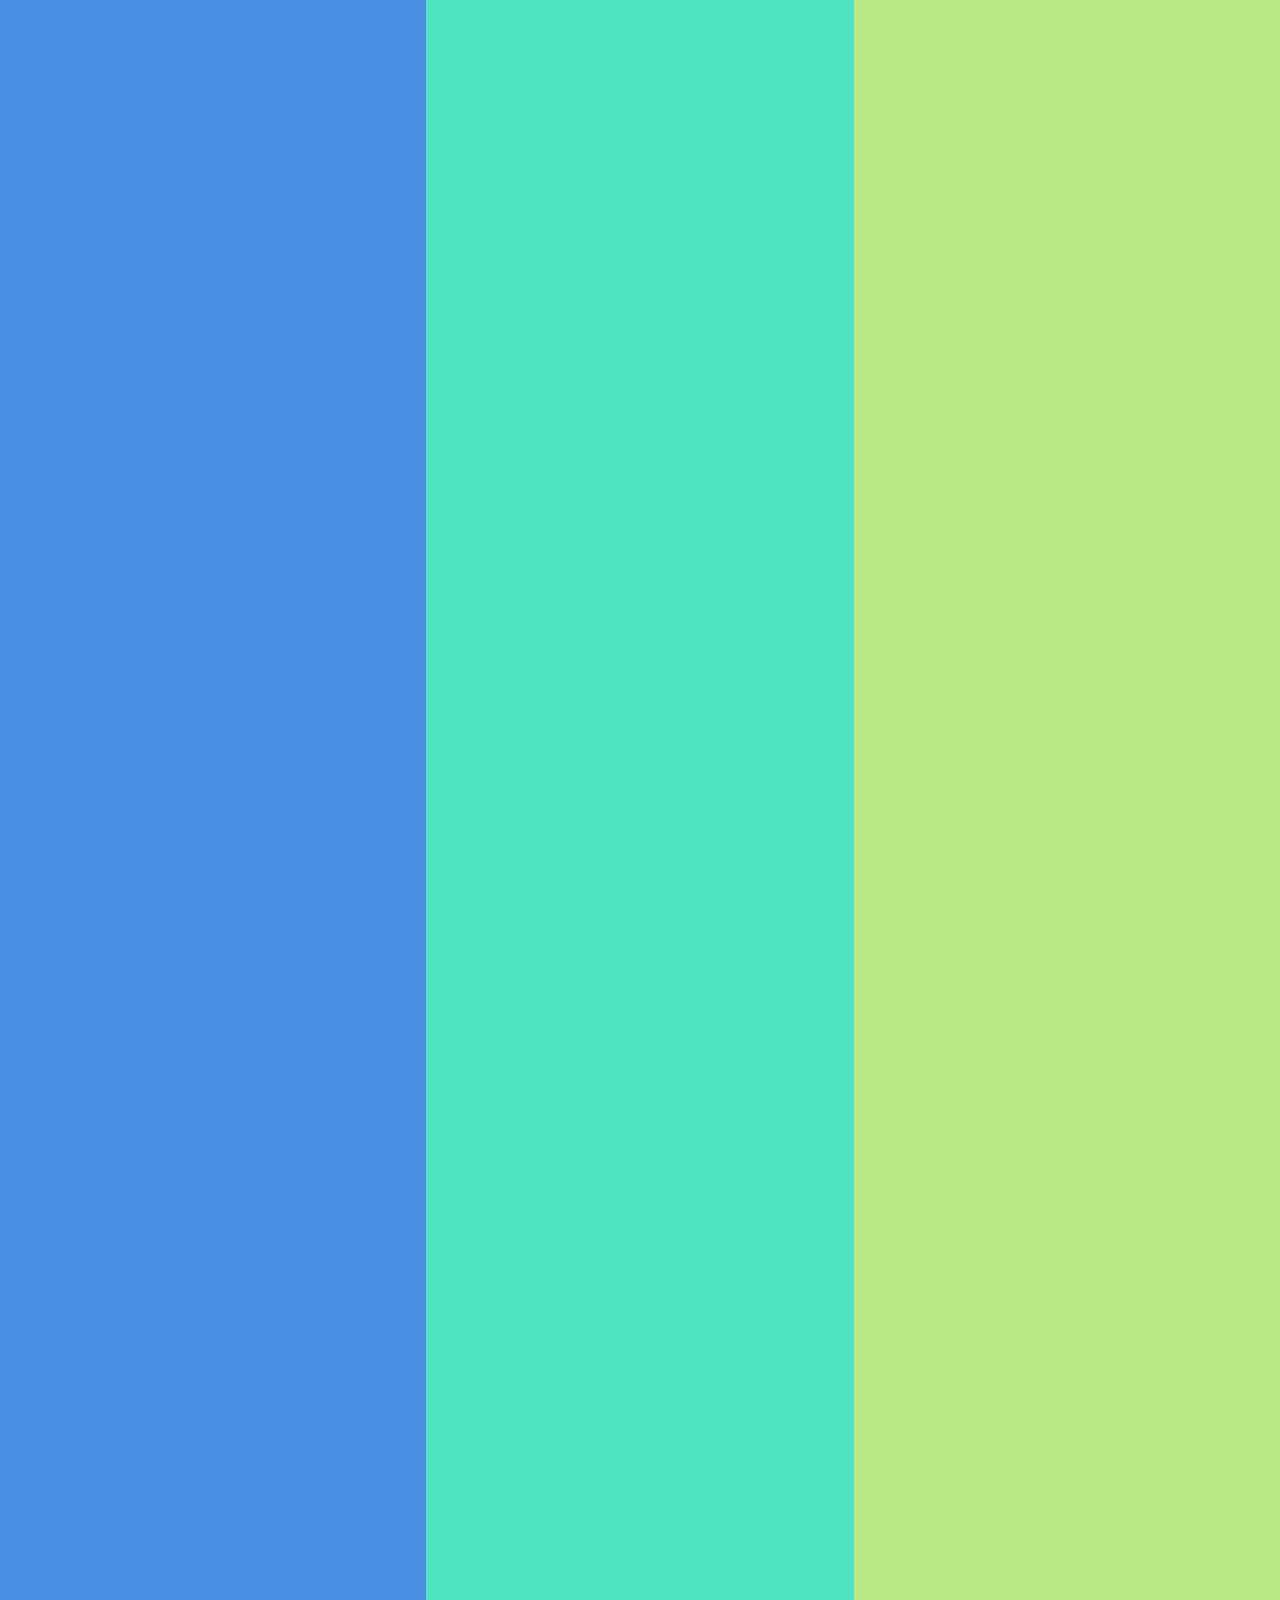
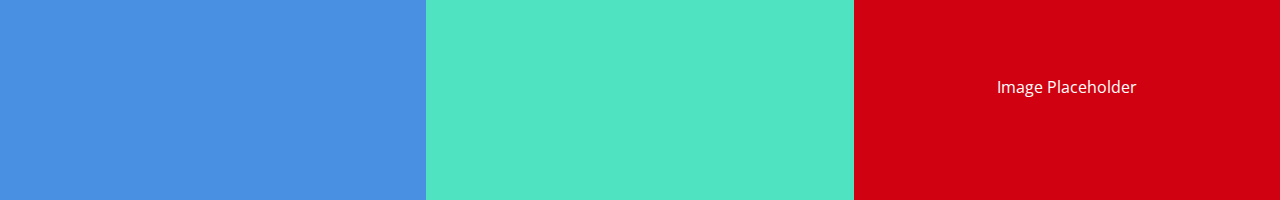
<file: second/index.html>
<!DOCTYPE html>
<html lang="en">
<head>
    <meta charset="UTF-8">
    <meta name="viewport" content="width=device-width, initial-scale=1.0">
    <title>second</title>
    <link rel="stylesheet" href="./reset.css">
    <link rel="stylesheet" href="./style.css">
</head>
<body>
  <main class="main-body">
    <section class="column-left"></section>
    <section class="column-center"></section>
    <section class="column-right">
        <div class="image-box">
          <h2>Image Placeholder</h2>
        </div>
    </section>
  </main>
</body>
</html>
</file>
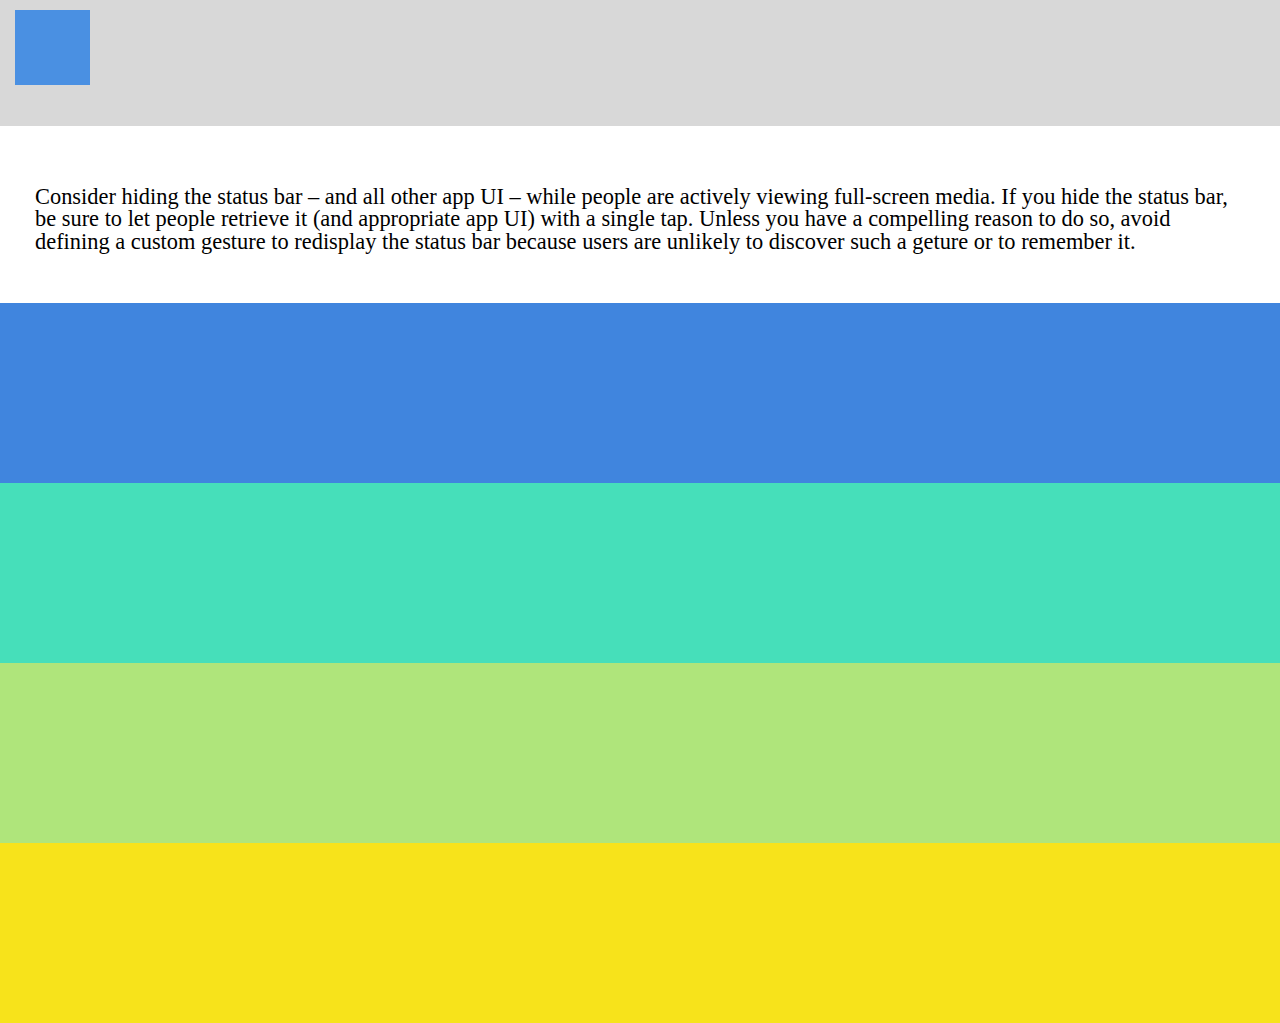
<file: third/index.html>
<!DOCTYPE html>
<html lang="en">
<head>
    <meta charset="UTF-8">
    <meta name="viewport" content="width=device-width, initial-scale=1.0">
    <title>third</title>
    <link rel="stylesheet" href="./reset.css">
    <link rel="stylesheet" href="./style.css">
</head>
<body>
  <main class-="main-body">
    <header class="main-header">
      <section class="menu"></section>
    </header>
    <section>
    <p class="word">
      Consider hiding the status bar – and all other app UI – while people are actively viewing full-screen media. If you hide the status bar, be sure to let people retrieve it (and appropriate app UI) with a single tap. Unless you have a compelling reason to do so, avoid defining a custom gesture to redisplay the status bar because users are unlikely to discover such a geture or to remember it.
    </p>
    </section>
    <section>
      <section class="blue"></section>
      <section class="teal"></section>
      <section class="lime"></section>
      <section class="lemon"></section>
    </section>
  </main>
</body>
</html>
</file>
<file: second/style.css>
@import url('https://fonts.googleapis.com/css?family=Open+Sans:400,600');

.main-body {
  width: 100%;
}

.column-left {
  background: rgb(74,144,226);
  width: 33.3%;
  height: 200vh;
  float:left;
}

.column-center {
  background: rgb(80,227,194);
  width: 33.4%;
  height: 200vh;
  float:left;
}

.column-right {
  background: rgb(184,233,134);
  width: 33.3%;
  height: 200vh;
  float:left;
  position: relative;
}

.image-box {
  position: absolute;
  bottom: 0;
  background: rgb(208,2,17);
  width: 100%;
  height: 200px;
  line-height: 175px;
}

.image-box h2 {
  font-family: 'Open Sans', sans-serif;
  text-align: center;
  color: white;
}
</file>
<file: third/style.css>
.main-body {
  width: 100vw;
}

.main-header {
  display: flex;
  background: rgb(216,216,216);
  height: 14vh;
  margin-bottom: 10px;
}

.menu {
  background: rgb(74,144,226);
  width: 75px;
  height: 75px;
  margin: 10px 0 0 15px;
}

.word {
  font-size: 1.4rem;
  padding: 50px 35px 50px 35px;
  display: flex;
  align-content: center;

}

.blue {
  background: #4085DE;
  height: 20vh;
}

.teal {
  background: #46DFBA;
  height: 20vh;
}

.lime {
  background: #AFE57B;
  height: 20vh;
}

.lemon {
  background: #F7E31B;
  height: 20vh;
}
</file>
